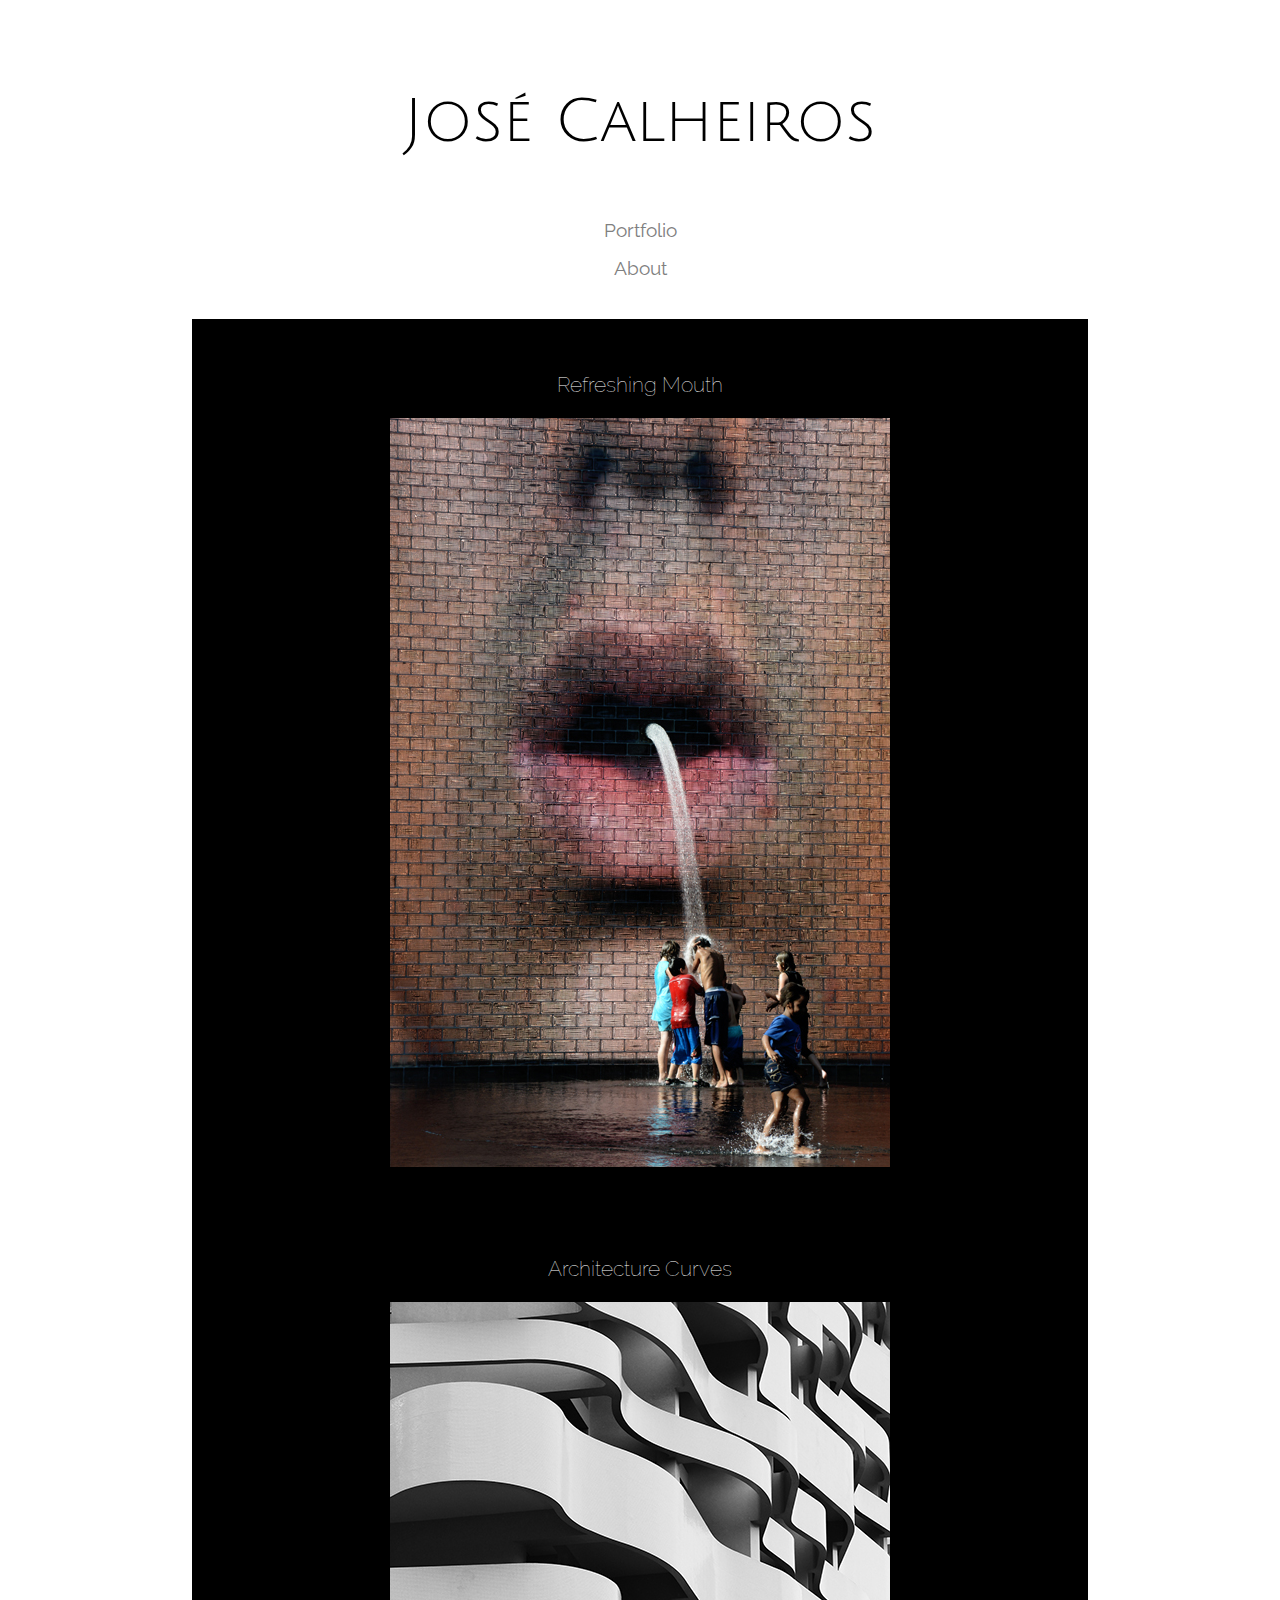
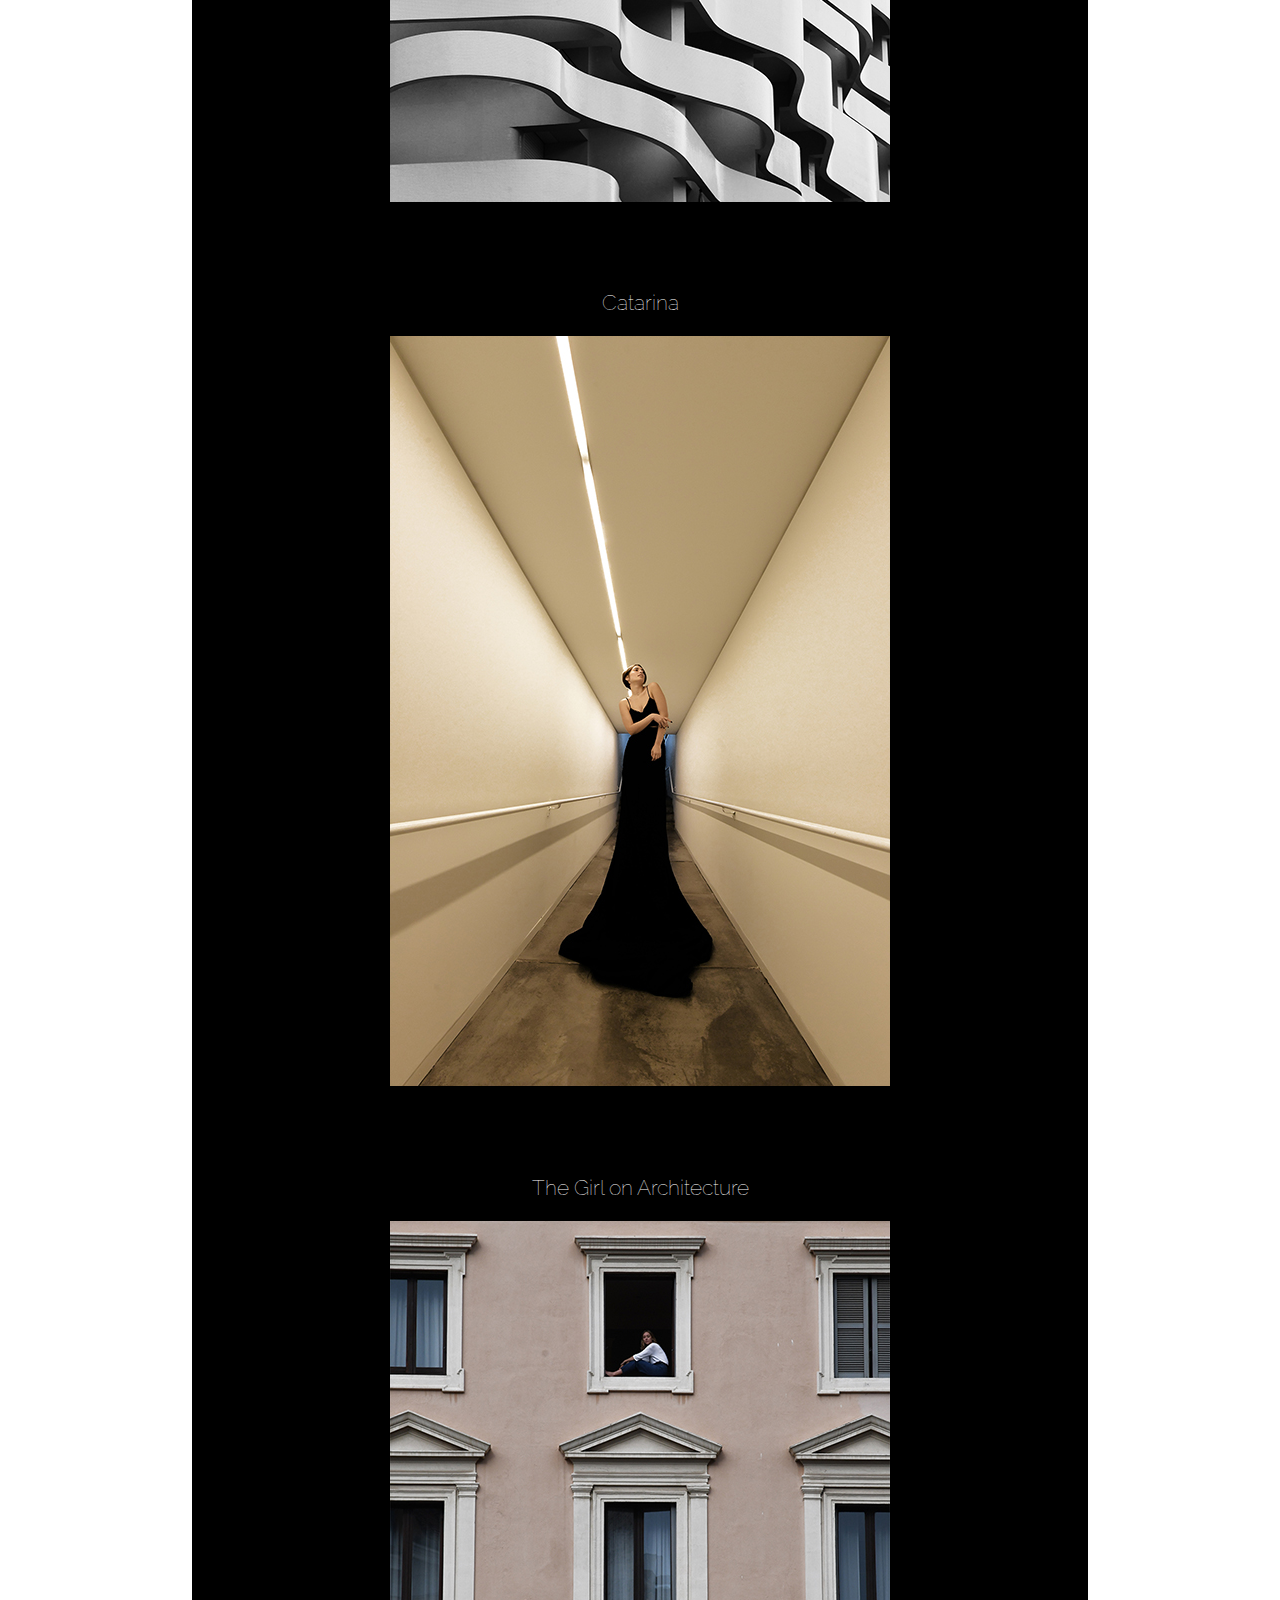
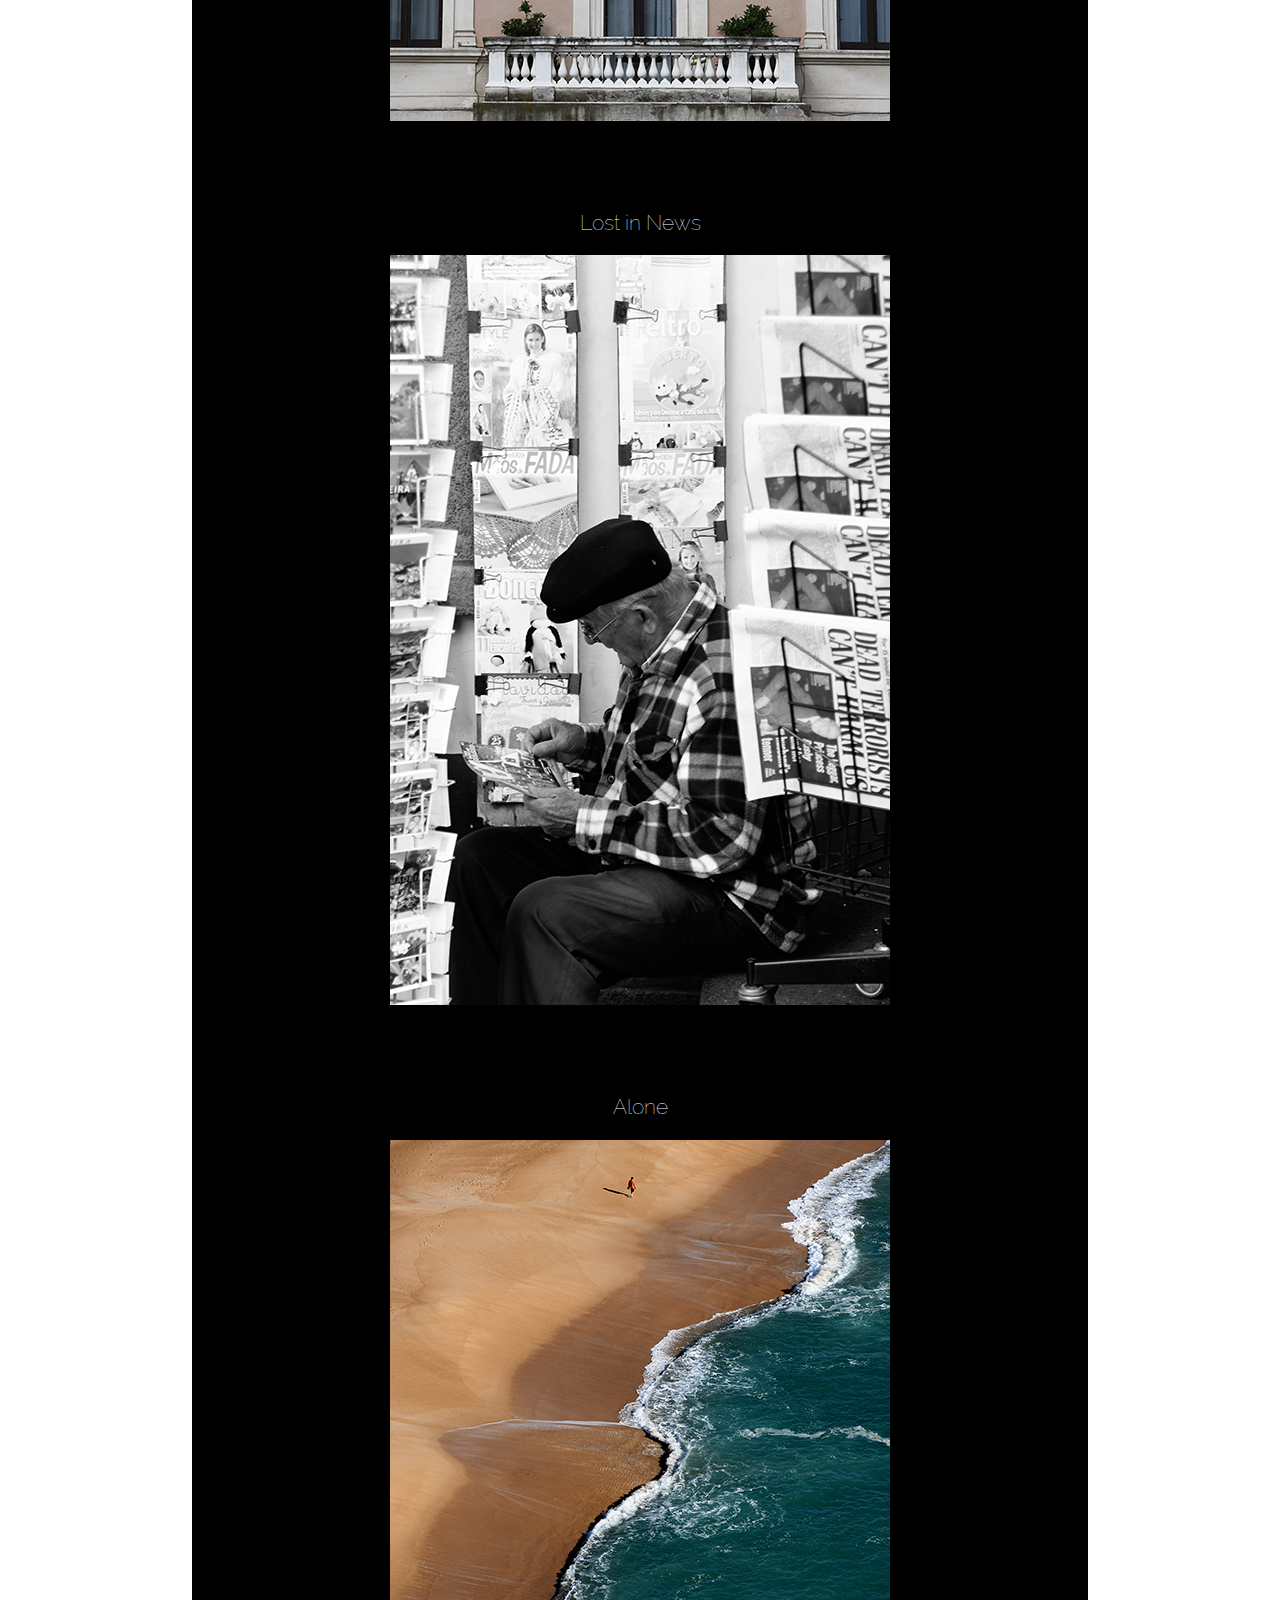
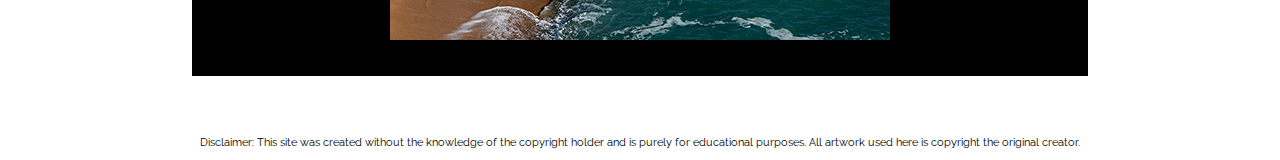
<file: index.html>
<!DOCTYPE html>
<html>
    <head>
        <meta name="robots" content="noindex, nofollow">
        <link href="style.css" type="text/css" rel="stylesheet">
        <link href="https://fonts.googleapis.com/css2?family=Julius+Sans+One&family=Raleway&display=swap" rel="stylesheet">
        <title>Jose Calheiros Portfolio</title>
    </head>
    <body>
        <header>
            <h1>José Calheiros</h1>
            
        </header>

        <nav>
            <ul>
            <li> <a href="index.html">Portfolio</a></li>
            <li> <a href="about/index.html">About</a></li>
            </ul>
        </nav>

        <div class="images">
        <article>
            <h3>Refreshing Mouth</h3>
                
                <img src="images/chicago.jpg"/>
        </article>

        <article>
            <h3>Architecture Curves</h3>
               
                <img src="images/monaco.jpg"/>
        </article>

        <article>
            <h3>Catarina</h3>
                
                <img src="images/fashion.jpg"/>
        </article>

        <article>
            <h3>The Girl on Architecture</h3>
                
                <img src="images/rome.jpg"/>
        </article>

        <article>
            <h3>Lost in News</h3>
                
                <img src="images/portugal.jpg"/>
        </article>

        <article>
            <h3>Alone</h3>
                
                <img src="images/beach.jpg"/>
        </article>
        </div>

        <footer>
           <p>Disclaimer: This site was created without the knowledge of the copyright holder and is purely for educational purposes. All artwork used here is copyright the original creator. </p>
        </footer>

    </body>
</html>
</file>
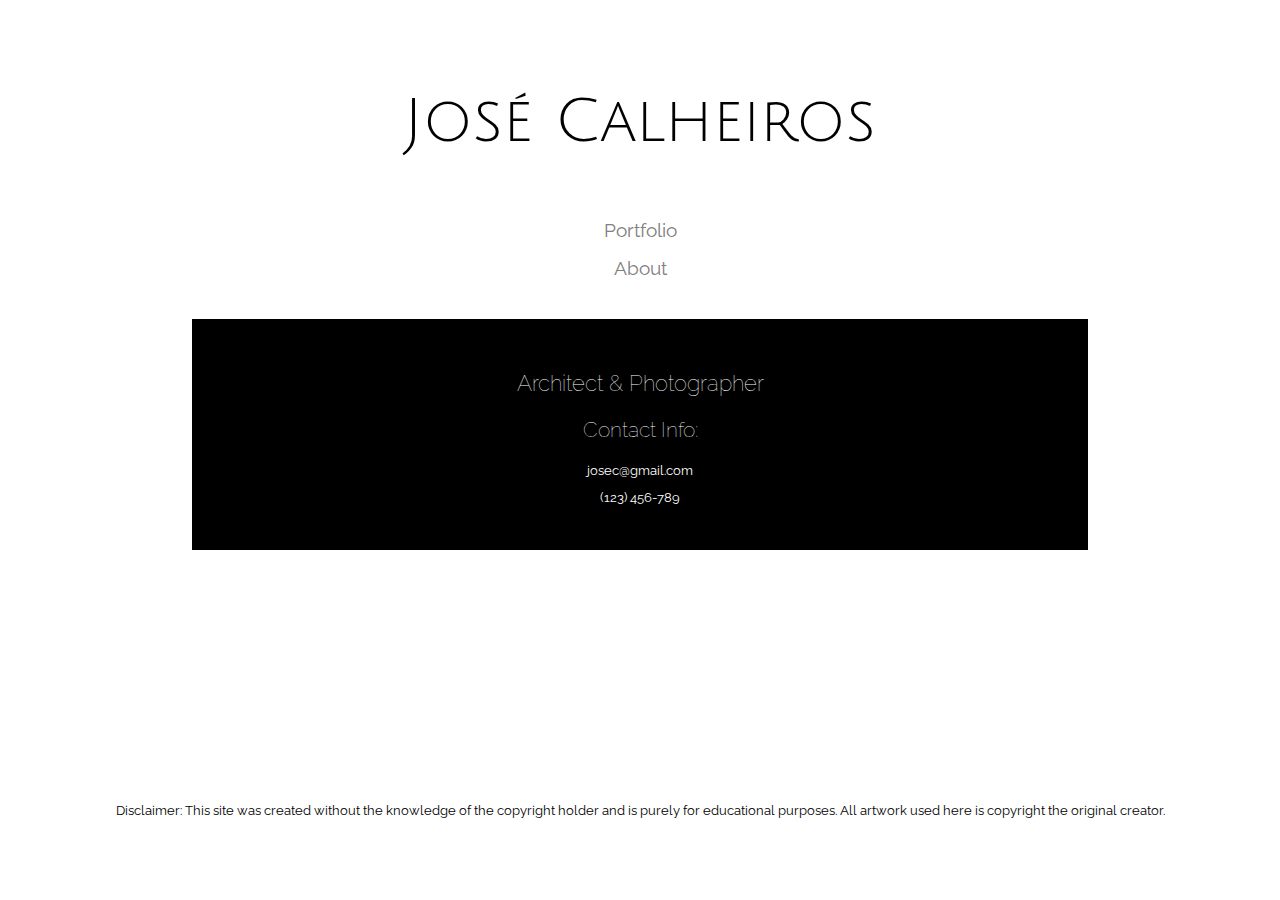
<file: about/index.html>
<!DOCTYPE html>
<html>
    <head>
        <meta name="robots" content="noindex, nofollow">
        <link href="style.css" type="text/css" rel="stylesheet">
        <link href="https://fonts.googleapis.com/css2?family=Julius+Sans+One&family=Raleway&display=swap" rel="stylesheet">
        <title>Jose Calheiros Portfolio</title>
    </head>
    <body>
        <header>
            <h1>José Calheiros</h1>
        </header>

        <nav>
            <ul>
            <li> <a href="../index.html">Portfolio</a></li>
            <li> <a href="index.html">About</a></li>
            </ul>
        </nav>

        <article>
            <h2>Architect & Photographer</h2>
            <h3>Contact Info:</h3>
                <p>josec@gmail.com</p>
                <p>(123) 456-789</p>
        </article>

        <footer>
            <p>Disclaimer: This site was created without the knowledge of the copyright holder and is purely for educational purposes. All artwork used here is copyright the original creator. </p>
        </footer>

    </body>
</html>
</file>
<file: style.css>
* {
    box-sizing: border-box;
}

body {
    margin: auto;
    text-align: center;
    font-family: Raleway, sans-serif;
    
}

h1 {
    font-family: 'Julius Sans One', sans-serif;
    font-weight: lighter;
    font-size: 2.5rem;
    padding-top: 3rem;
    padding-bottom: 1rem;
}

h3 {
    font-weight: lighter;
    font-size: .9rem;
    color: white;
}

ul {
    padding-left: 0rem;
    padding-bottom: 1rem;
}

nav a {
    text-decoration: none;
    color: grey;
}

li {
    list-style: none;
    padding:.5rem;
    font-size: .8rem;
}

article {
    padding-top: 2rem;
    padding-bottom: 2rem;
}

.images {
    background-color: black;
    width: 70%;
    margin: auto;
}

footer {
    font-size: .7rem;
    padding-top: 3rem;
}

@media (max-width: 425px)  {

    h1 {
        font-size: 3rem;
    }

    h3 {
        font-size: .9rem;
    }
    ul li {
        font-size: .8rem;
    }

    .images {
        width: 100%;
    }
}

@media (max-width: 769px) {
    h1{
        font-size:3.5rem ;
    }

    h3 {
      font-size: 1.1rem;  
    }

    ul li {
        font-size: 1rem;
    }

    .images {
        width: 100%;
    }
}


@media (max-width: 1024px) {
    h1{
        font-size:3.5rem ;
    }

    h3 {
      font-size: 1.1rem;  
    }

    ul li {
        font-size: 1rem;
    }
}

@media (min-width: 1024px)  {
    h1{
        font-size:3.8rem ;
    }

    h3 {
      font-size: 1.3rem;  
    }

    ul li {
        font-size: 1.2rem;
    }
}
</file>
<file: about/style.css>
* {
    box-sizing: border-box;
}

body {
    margin: auto;
    text-align: center;
    font-family: Raleway, sans-serif;
    
}

h1 {
    font-family: 'Julius Sans One', sans-serif;
    font-weight: lighter;
    font-size: 2.5rem;
    padding-top: 3rem;
    padding-bottom: 1rem;
}

h2 {
    font-size: 1.1rem;
    color: white;
    font-weight: lighter;
}

h3 {
    font-weight: lighter;
    font-size: .9rem;
    color: white;
}

p {
    font-size: .8rem;
    color: white;
}

ul {
    padding-left: 0rem;
    padding-bottom: 1rem;
}

nav a {
    text-decoration: none;
    color: grey;
}

li {
    list-style: none;
    padding:.5rem;
    font-size: .8rem;
}

article {
    padding-top: 2rem;
    padding-bottom: 2rem;
    background-color: black;
    width: 70%;
    margin: auto;
}

footer {
    font-size: .7rem;
    padding-top: 15rem;

}

footer p {
    color: black;
}

@media (max-width: 425px)  {

    h1 {
        font-size: 3rem;
    }

    h2 {
        font-size: 1rem;
    }

    h3 {
        font-size: .9rem;
    }
    ul li {
        font-size: .8rem;
    }

    article {
        width: 100%;
    }
}

@media (max-width: 769px) {
    h1{
        font-size:3.5rem ;
    }

    h2 {
        font-size: 1.2rem;
    }

    h3 {
      font-size: 1.1rem;  
    }

    ul li {
        font-size: 1rem;
    }

    article {
        width: 100%;
    }
}


@media (max-width: 1024px) {
    h1{
        font-size:3.5rem ;
    }

    h2 {
        font-size: 1.2rem;
    }

    h3 {
      font-size: 1.1rem;  
    }

    ul li {
        font-size: 1rem;
    }
}

@media (min-width: 1024px)  {
    h1{
        font-size:3.8rem ;
    }

    h2 {
        font-size: 1.4rem;
    }

    h3 {
      font-size: 1.3rem;  
    }

    ul li {
        font-size: 1.2rem;
    }
}
</file>
